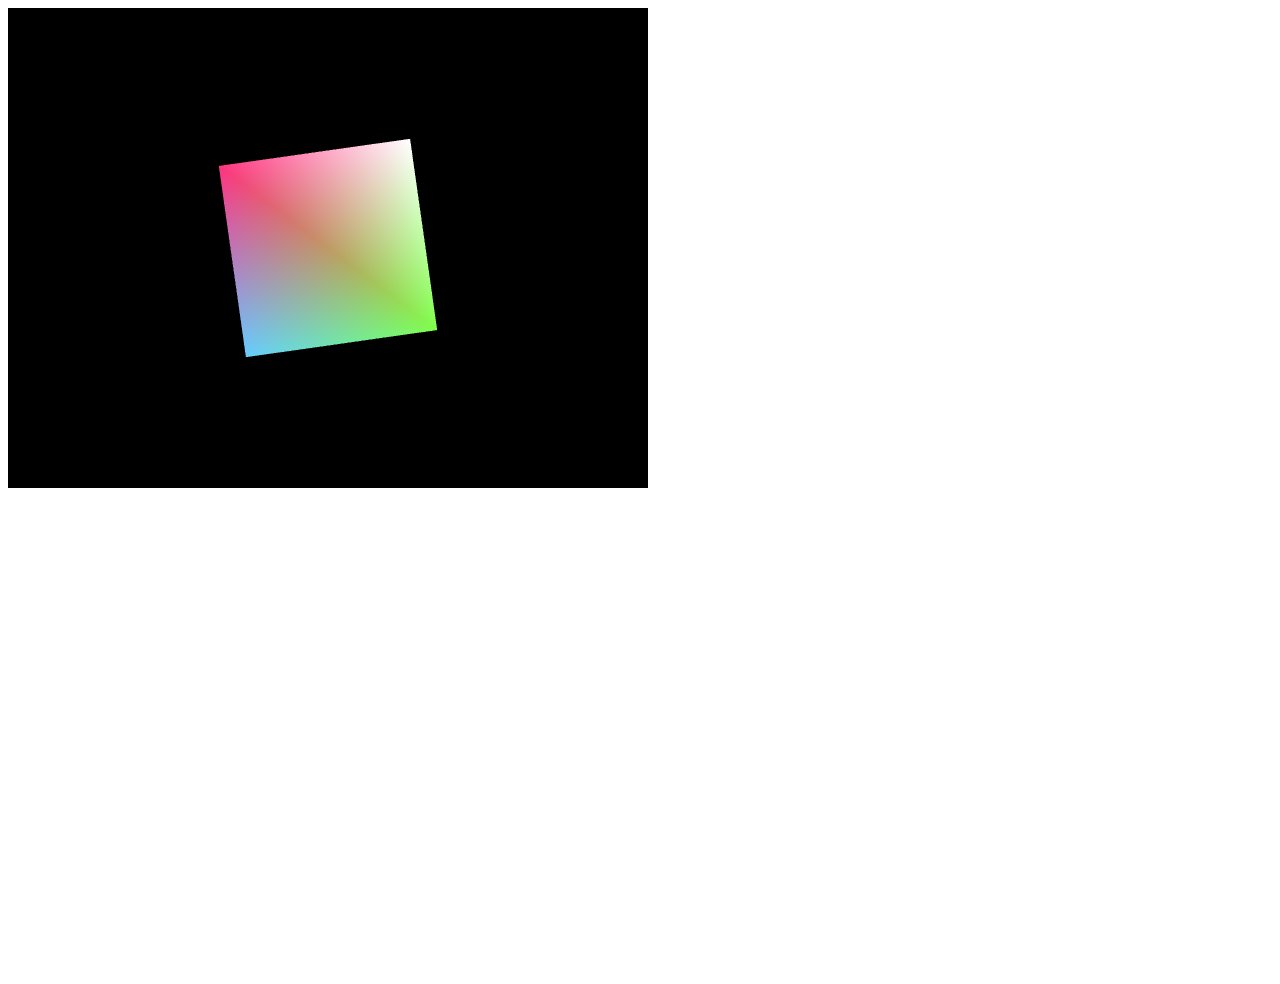
<file: triangle/index.html>
<!DOCTYPE html>
<html>

<head>
    <meta charset="utf-8">
    <title>hellowebgl</title>
    <script src="lib/gl-matrix-min.js" defer></script>
    <script src="lib/three.js" defer></script>
    <script src="loads/loadShader.js" defer></script>
    <script src="square.js" defer></script>
</head>

<body>
    <div>
        <canvas id="square_canvas" width="640" height="480">
            这里会被显示吗？
        </canvas>
    </div>
    <div>
        <canvas id="cube_canvas" width="640" height="480">
            这里会被显示吗？
        </canvas>
    </div>
    
</body>
</file>
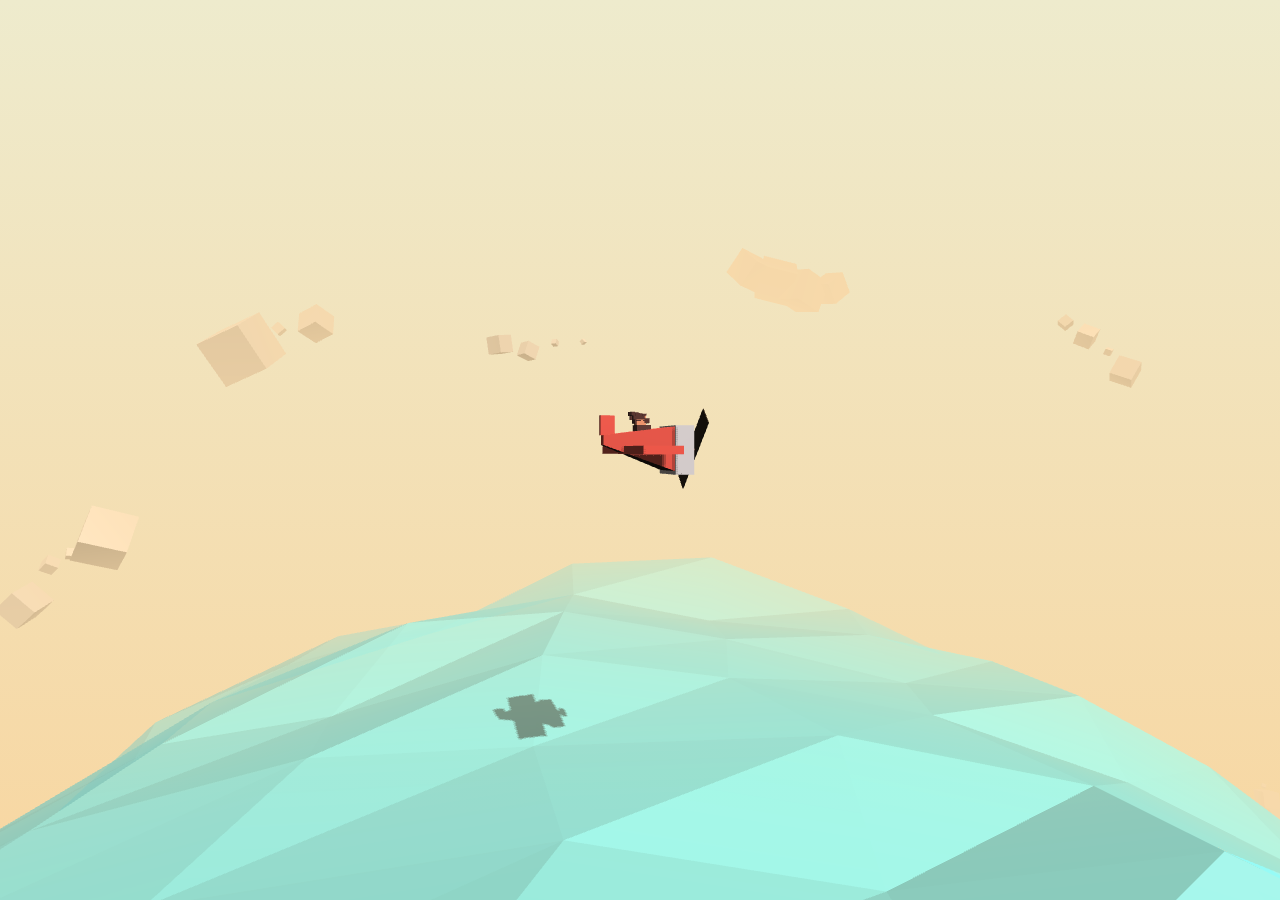
<file: aviator/xiaofeiji.html>
<!DOCTYPE html>

<!-- 整理自：https://zhuanlan.zhihu.com/p/21341483
    整理人：Hope_pdm
    本示例结构清晰，但是都放在一个文件夹显得混乱；为了方便新人学习，故不做分割了；
    本代码本地即可运行，需下载three.js包；
    本实例提供简单的场景、动画、模型、event等，有一定参考性。重点看 loop() 和 Pilot 对象
    初学者须有入门three的基础，本示例注释清楚，仍有不懂之处请 baidu -->
<html>

<head>
    <meta charset="utf-8">
    <title>air</title>
    <script type="application/x-javascript" src="lib/three-unknown-version.js"></script>
    <script src="plane.js" defer></script>
    <style>
        * {
            margin: 0;
            padding: 0;
        }

        #world {
            position: absolute;
            width: 100%;
            height: 100%;
            overflow: hidden;
            background: linear-gradient(#eeebcd, #f8d6a0); /*整个canvas的背景色, 不用在three中设置，在css中设置*/
        }
    </style>
</head>

<body>
    <div id="world"></div>
</body>

</html>
</file>
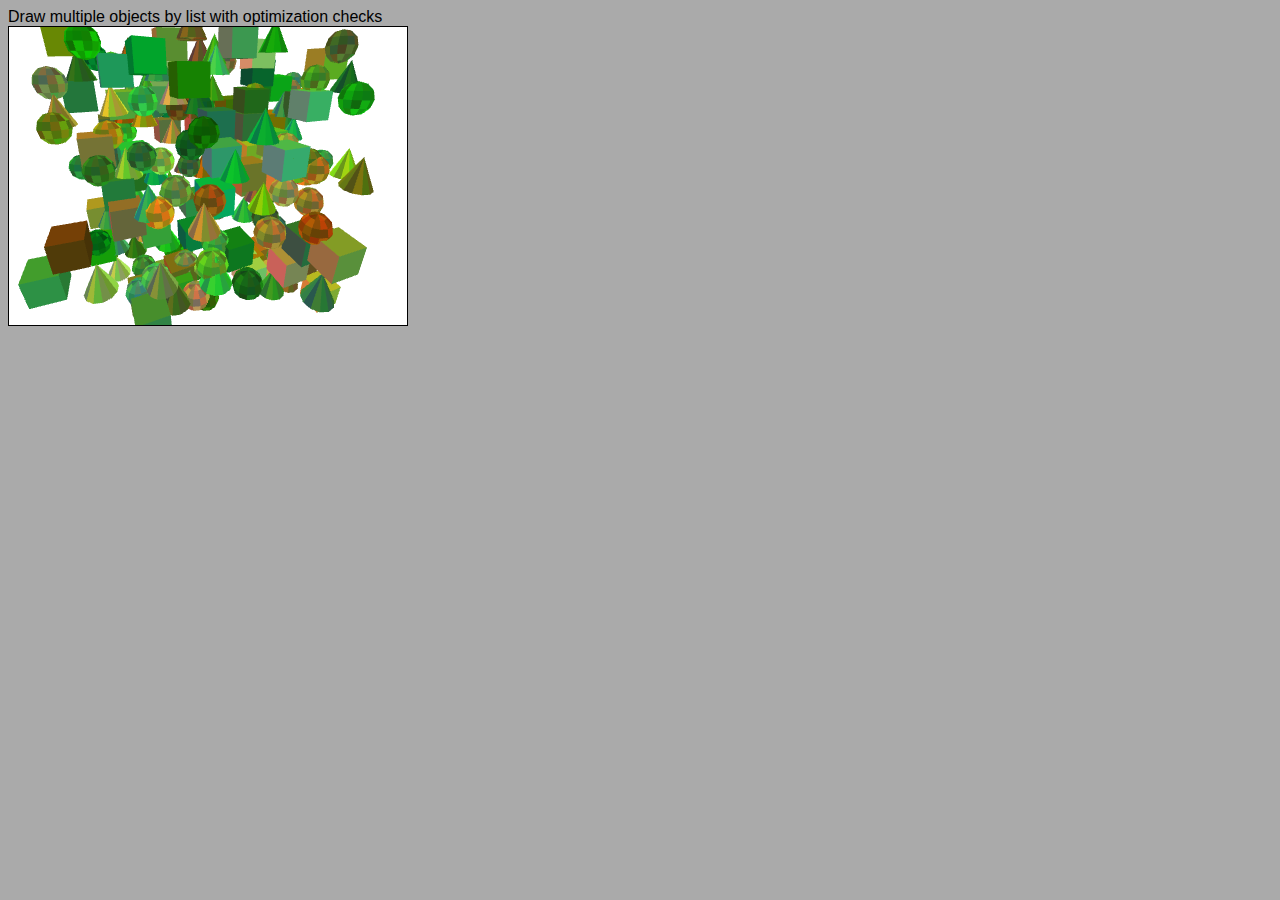
<file: webglfundamental/webgl-multiple-objects-list-optimized.html>
<!-- Licensed under a BSD license. See license.html for license -->
<!DOCTYPE html>
<html>
<head>
<meta charset="utf-8">
<meta name="viewport" content="width=device-width, initial-scale=1.0, user-scalable=yes">
<title>WebGL - Multiple Objects - list optimized</title>
<link type="text/css" href="resources/webgl-tutorials.css" rel="stylesheet" />
</head>
<body>
<div class="description">
Draw multiple objects by list with optimization checks
</div>
<canvas id="canvas"></canvas>
</body>
<!--
for most samples webgl-utils only provides shader compiling/linking and
canvas resizing because why clutter the examples with code that's the same in every sample.
See https://webglfundamentals.org/webgl/lessons/webgl-boilerplate.html
and https://webglfundamentals.org/webgl/lessons/webgl-resizing-the-canvas.html
for webgl-utils, m3, m4, and webgl-lessons-ui.
-->
<script src="resources/webgl-utils.js"></script>
<script src="resources/m4.js"></script>
<script src="resources/primitives.js"></script>
<script src="resources/chroma.min.js"></script>
<!-- vertex shader -->
<script id="vertex-shader-3d" type="x-shader/x-vertex">
attribute vec4 a_position;
attribute vec4 a_color;

uniform mat4 u_matrix;

varying vec4 v_color;

void main() {
  // Multiply the position by the matrix.
  gl_Position = u_matrix * a_position;

  // Pass the color to the fragment shader.
  v_color = a_color;
}
</script>
<!-- fragment shader -->
<script id="fragment-shader-3d" type="x-shader/x-fragment">
precision mediump float;

// Passed in from the vertex shader.
varying vec4 v_color;

uniform vec4 u_colorMult;

void main() {
   gl_FragColor = v_color * u_colorMult;
}
</script>
<script>
"use strict";

function main() {
  // Get A WebGL context
  /** @type {HTMLCanvasElement} */
  var canvas = document.querySelector("#canvas");
  var gl = canvas.getContext("webgl");
  if (!gl) {
    return;
  }

  // creates buffers with position, normal, texcoord, and vertex color
  // data for primitives by calling gl.createBuffer, gl.bindBuffer,
  // and gl.bufferData
  const sphereBufferInfo = primitives.createSphereWithVertexColorsBufferInfo(gl, 10, 12, 6);
  const cubeBufferInfo   = primitives.createCubeWithVertexColorsBufferInfo(gl, 20);
  const coneBufferInfo   = primitives.createTruncatedConeWithVertexColorsBufferInfo(gl, 10, 0, 20, 12, 1, true, false);

  var shapes = [
    sphereBufferInfo,
    cubeBufferInfo,
    coneBufferInfo,
  ];


  // setup GLSL program
  var programInfo = webglUtils.createProgramInfo(gl, ["vertex-shader-3d", "fragment-shader-3d"]);

  function degToRad(d) {
    return d * Math.PI / 180;
  }

  function rand(min, max) {
    return Math.random() * (max - min) + min;
  }

  function emod(x, n) {
    return x >= 0 ? (x % n) : ((n - (-x % n)) % n);
  }


  var cameraAngleRadians = degToRad(0);
  var fieldOfViewRadians = degToRad(60);
  var cameraHeight = 50;

  var objectsToDraw = [];
  var objects = [];

  // Make infos for each object for each object.
  var baseHue = rand(0, 360);
  var numObjects = 200;
  for (var ii = 0; ii < numObjects; ++ii) {
    var object = {
      uniforms: {
        u_colorMult: chroma.hsv(emod(baseHue + rand(0, 120), 360), rand(0.5, 1), rand(0.5, 1)).gl(),
        u_matrix: m4.identity(),
      },
      translation: [rand(-100, 100), rand(-100, 100), rand(-150, -50)],
      xRotationSpeed: rand(0.8, 1.2),
      yRotationSpeed: rand(0.8, 1.2),
    };
    objects.push(object);
    objectsToDraw.push({
      programInfo: programInfo,
      bufferInfo: shapes[ii % shapes.length],
      uniforms: object.uniforms,
    });
  }

  function computeMatrix(viewProjectionMatrix, translation, xRotation, yRotation) {
    var matrix = m4.translate(viewProjectionMatrix,
        translation[0],
        translation[1],
        translation[2]);
    matrix = m4.xRotate(matrix, xRotation);
    return m4.yRotate(matrix, yRotation);
  }

  requestAnimationFrame(drawScene);

  // Draw the scene.
  function drawScene(time) {
    time *= 0.0005;

    webglUtils.resizeCanvasToDisplaySize(gl.canvas);

    // Tell WebGL how to convert from clip space to pixels
    gl.viewport(0, 0, gl.canvas.width, gl.canvas.height);

    gl.enable(gl.CULL_FACE);
    gl.enable(gl.DEPTH_TEST);

    // Clear the canvas AND the depth buffer.
    gl.clear(gl.COLOR_BUFFER_BIT | gl.DEPTH_BUFFER_BIT);

    // Compute the projection matrix
    var aspect = gl.canvas.clientWidth / gl.canvas.clientHeight;
    var projectionMatrix =
        m4.perspective(fieldOfViewRadians, aspect, 1, 2000);

    // Compute the camera's matrix using look at.
    var cameraPosition = [0, 0, 100];
    var target = [0, 0, 0];
    var up = [0, 1, 0];
    var cameraMatrix = m4.lookAt(cameraPosition, target, up);

    // Make a view matrix from the camera matrix.
    var viewMatrix = m4.inverse(cameraMatrix);

    var viewProjectionMatrix = m4.multiply(projectionMatrix, viewMatrix);

    // Compute the matrices for each object.
    objects.forEach(function(object) {
      object.uniforms.u_matrix = computeMatrix(
          viewProjectionMatrix,
          object.translation,
          object.xRotationSpeed * time,
          object.yRotationSpeed * time);
    });

    // ------ Draw the objects --------

    var lastUsedProgramInfo = null;
    var lastUsedBufferInfo = null;

    objectsToDraw.forEach(function(object) {
      var programInfo = object.programInfo;
      var bufferInfo = object.bufferInfo;
      var bindBuffers = false;

      if (programInfo !== lastUsedProgramInfo) {
        lastUsedProgramInfo = programInfo;
        gl.useProgram(programInfo.program);

        // We have to rebind buffers when changing programs because we
        // only bind buffers the program uses. So if 2 programs use the same
        // bufferInfo but the 1st one uses only positions the when the
        // we switch to the 2nd one some of the attributes will not be on.
        bindBuffers = true;
      }

      // Setup all the needed attributes.
      if (bindBuffers || bufferInfo !== lastUsedBufferInfo) {
        lastUsedBufferInfo = bufferInfo;
        webglUtils.setBuffersAndAttributes(gl, programInfo, bufferInfo);
      }

      // Set the uniforms.
      webglUtils.setUniforms(programInfo, object.uniforms);

      // Draw
      gl.drawArrays(gl.TRIANGLES, 0, bufferInfo.numElements);
    });

    requestAnimationFrame(drawScene);
  }
}

main();
</script>
</html>
</file>
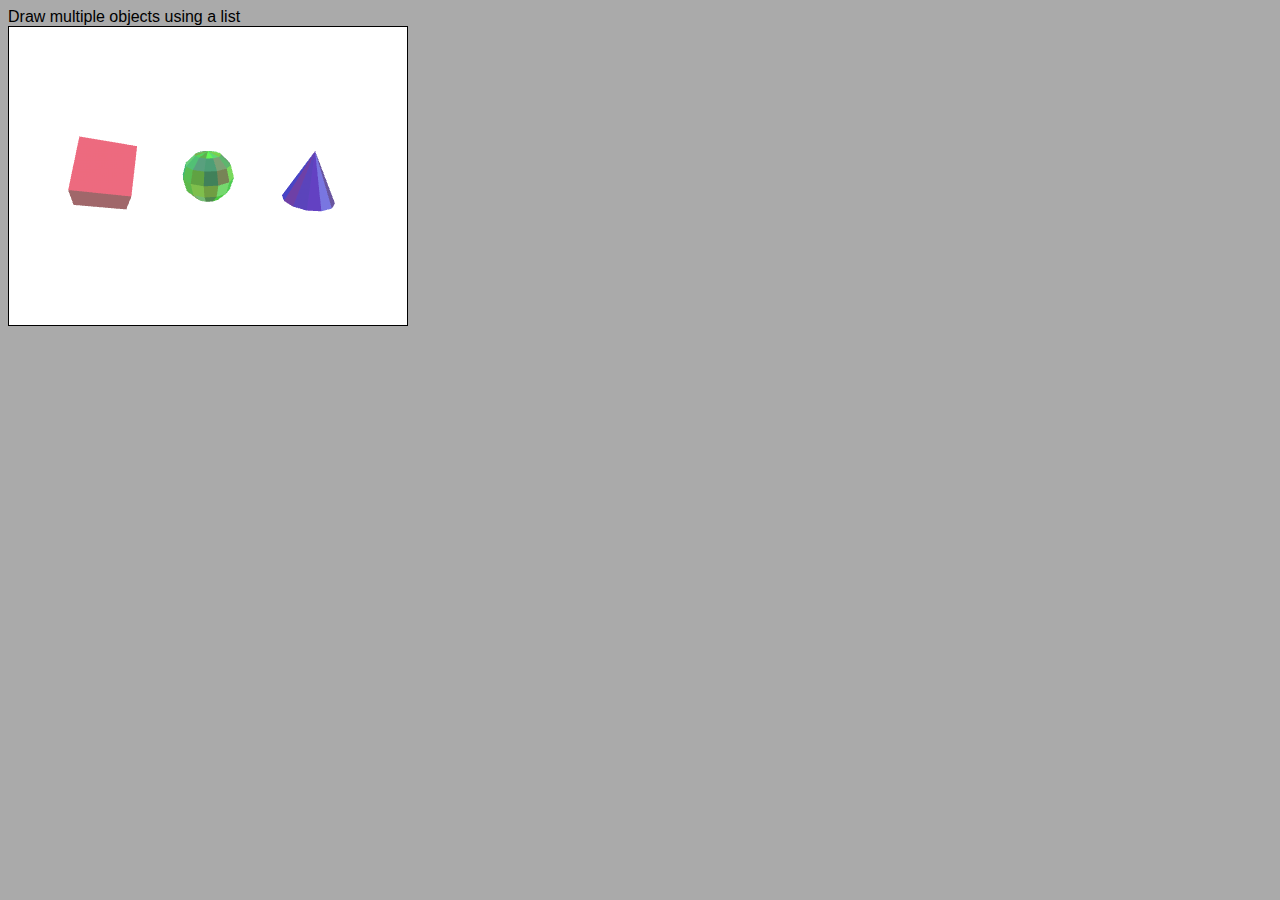
<file: webglfundamental/webgl-multiple-objects-list.html>
<!-- Licensed under a BSD license. See license.html for license -->
<!DOCTYPE html>
<html>
<head>
<meta charset="utf-8">
<meta name="viewport" content="width=device-width, initial-scale=1.0, user-scalable=yes">
<title>WebGL - Multiple Objects - List</title>
<link type="text/css" href="resources/webgl-tutorials.css" rel="stylesheet" />
</head>
<body>
<div class="description">
Draw multiple objects using a list
</div>
<canvas id="canvas"></canvas>
</body>
<!--
for most samples webgl-utils only provides shader compiling/linking and
canvas resizing because why clutter the examples with code that's the same in every sample.
See https://webglfundamentals.org/webgl/lessons/webgl-boilerplate.html
and https://webglfundamentals.org/webgl/lessons/webgl-resizing-the-canvas.html
for webgl-utils, m3, m4, and webgl-lessons-ui.
-->
<script src="resources/webgl-utils.js"></script>
<script src="resources/m4.js"></script>
<script src="resources/primitives.js"></script>
<!-- vertex shader -->
<script id="vertex-shader-3d" type="x-shader/x-vertex">
attribute vec4 a_position;
attribute vec4 a_color;

uniform mat4 u_matrix;

varying vec4 v_color;

void main() {
  // Multiply the position by the matrix.
  gl_Position = u_matrix * a_position;

  // Pass the color to the fragment shader.
  v_color = a_color;
}
</script>
<!-- fragment shader -->
<script id="fragment-shader-3d" type="x-shader/x-fragment">
precision mediump float;

// Passed in from the vertex shader.
varying vec4 v_color;

uniform vec4 u_colorMult;

void main() {
   gl_FragColor = v_color * u_colorMult;
}
</script>
<script>
"use strict";

function main() {
  // Get A WebGL context
  /** @type {HTMLCanvasElement} */
  var canvas = document.querySelector("#canvas");
  var gl = canvas.getContext("webgl");
  if (!gl) {
    return;
  }

  // creates buffers with position, normal, texcoord, and vertex color
  // data for primitives by calling gl.createBuffer, gl.bindBuffer,
  // and gl.bufferData
  const sphereBufferInfo = primitives.createSphereWithVertexColorsBufferInfo(gl, 10, 12, 6);
  const cubeBufferInfo   = primitives.createCubeWithVertexColorsBufferInfo(gl, 20);
  const coneBufferInfo   = primitives.createTruncatedConeWithVertexColorsBufferInfo(gl, 10, 0, 20, 12, 1, true, false);

  // setup GLSL program
  var programInfo = webglUtils.createProgramInfo(gl, ["vertex-shader-3d", "fragment-shader-3d"]);

  function degToRad(d) {
    return d * Math.PI / 180;
  }

  var cameraAngleRadians = degToRad(0);
  var fieldOfViewRadians = degToRad(60);
  var cameraHeight = 50;

  // Uniforms for each object.
  var sphereUniforms = {
    u_colorMult: [0.5, 1, 0.5, 1],
    u_matrix: m4.identity(),
  };
  var cubeUniforms = {
    u_colorMult: [1, 0.5, 0.5, 1],
    u_matrix: m4.identity(),
  };
  var coneUniforms = {
    u_colorMult: [0.5, 0.5, 1, 1],
    u_matrix: m4.identity(),
  };
  var sphereTranslation = [  0, 0, 0];
  var cubeTranslation   = [-40, 0, 0];
  var coneTranslation   = [ 40, 0, 0];

  var objectsToDraw = [
    {
      programInfo: programInfo,
      bufferInfo: sphereBufferInfo,
      uniforms: sphereUniforms,
    },
    {
      programInfo: programInfo,
      bufferInfo: cubeBufferInfo,
      uniforms: cubeUniforms,
    },
    {
      programInfo: programInfo,
      bufferInfo: coneBufferInfo,
      uniforms: coneUniforms,
    },
  ];

  function computeMatrix(viewProjectionMatrix, translation, xRotation, yRotation) {
    var matrix = m4.translate(viewProjectionMatrix,
        translation[0],
        translation[1],
        translation[2]);
    matrix = m4.xRotate(matrix, xRotation);
    return m4.yRotate(matrix, yRotation);
  }

  requestAnimationFrame(drawScene);

  // Draw the scene.
  function drawScene(time) {
    time *= 0.0005;

    webglUtils.resizeCanvasToDisplaySize(gl.canvas);

    // Tell WebGL how to convert from clip space to pixels
    gl.viewport(0, 0, gl.canvas.width, gl.canvas.height);

    gl.enable(gl.CULL_FACE);
    gl.enable(gl.DEPTH_TEST);

    // Clear the canvas AND the depth buffer.
    gl.clear(gl.COLOR_BUFFER_BIT | gl.DEPTH_BUFFER_BIT);

    // Compute the projection matrix
    var aspect = gl.canvas.clientWidth / gl.canvas.clientHeight;
    var projectionMatrix =
        m4.perspective(fieldOfViewRadians, aspect, 1, 2000);

    // Compute the camera's matrix using look at.
    var cameraPosition = [0, 0, 100];
    var target = [0, 0, 0];
    var up = [0, 1, 0];
    var cameraMatrix = m4.lookAt(cameraPosition, target, up);

    // Make a view matrix from the camera matrix.
    var viewMatrix = m4.inverse(cameraMatrix);

    var viewProjectionMatrix = m4.multiply(projectionMatrix, viewMatrix);

    var sphereXRotation =  time;
    var sphereYRotation =  time;
    var cubeXRotation   = -time;
    var cubeYRotation   =  time;
    var coneXRotation   =  time;
    var coneYRotation   = -time;

    // Compute the matrices for each object.
    sphereUniforms.u_matrix = computeMatrix(
        viewProjectionMatrix,
        sphereTranslation,
        sphereXRotation,
        sphereYRotation);

    cubeUniforms.u_matrix = computeMatrix(
        viewProjectionMatrix,
        cubeTranslation,
        cubeXRotation,
        cubeYRotation);

    coneUniforms.u_matrix = computeMatrix(
        viewProjectionMatrix,
        coneTranslation,
        coneXRotation,
        coneYRotation);

    // ------ Draw the objects --------

    objectsToDraw.forEach(function(object) {
      var programInfo = object.programInfo;
      var bufferInfo = object.bufferInfo;

      gl.useProgram(programInfo.program);

      // Setup all the needed attributes.
      webglUtils.setBuffersAndAttributes(gl, programInfo, bufferInfo);

      // Set the uniforms.
      webglUtils.setUniforms(programInfo, object.uniforms);

      // Draw
      gl.drawArrays(gl.TRIANGLES, 0, bufferInfo.numElements);
    });

    requestAnimationFrame(drawScene);
  }
}

main();
</script>
</html>
</file>
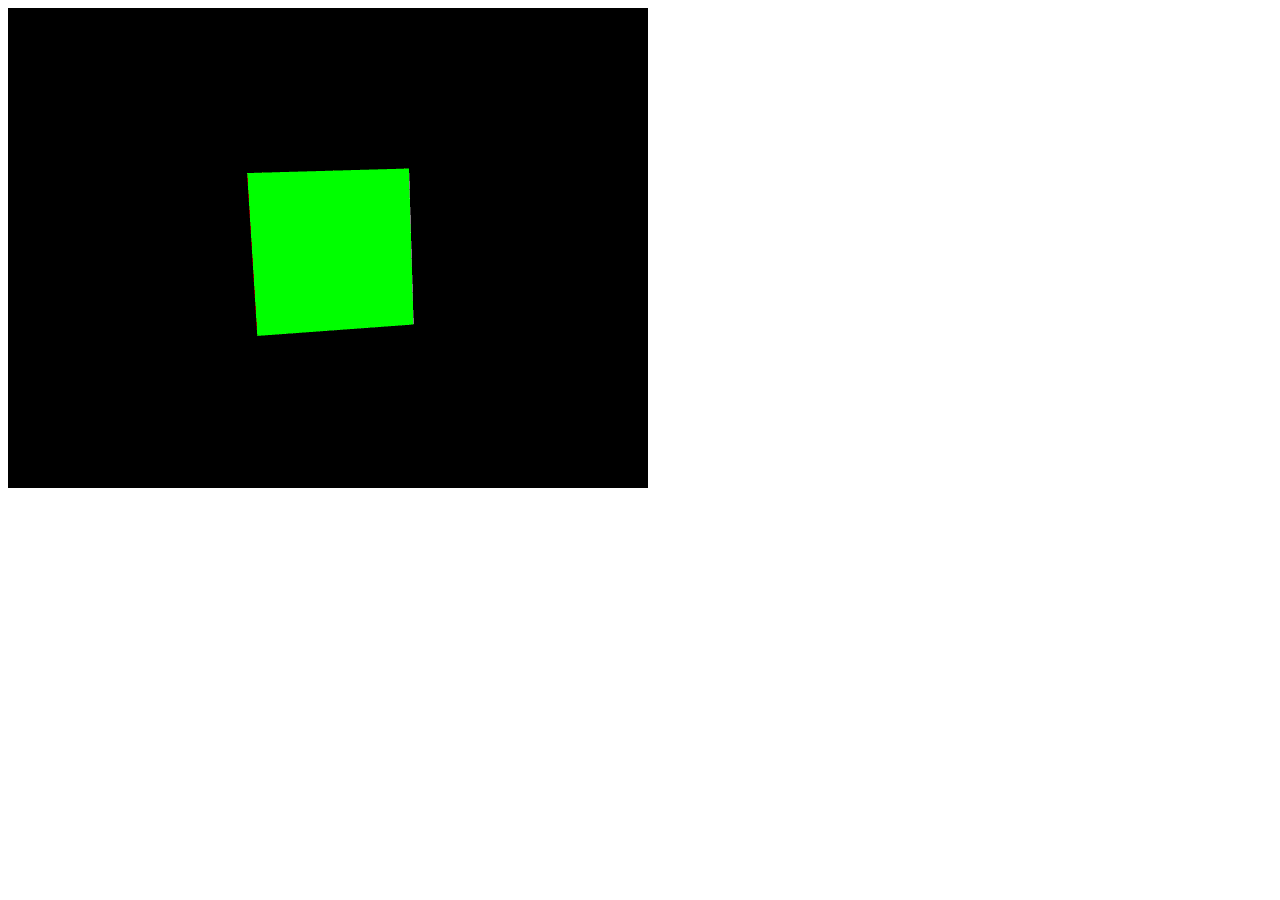
<file: triangle/cube/cube.html>
<!DOCTYPE html>
<html>

<head>
    <meta charset="utf-8">
    <title>hellowebgl</title>
    <script src="../lib/gl-matrix-min.js" defer></script>
    <script src="../lib/three.js" defer></script>
    <script src="../loads/loadShader.js" defer></script>
    <!-- <script src="square.js" defer></script> -->
    <script src="cube_constants.js" defer></script>
    <script src="cube.js" defer></script>
</head>

<body>
    <div>
        <canvas id="cube_canvas" width="640" height="480">
            这里会被显示吗？
        </canvas>
    </div>
    
</body>
</file>
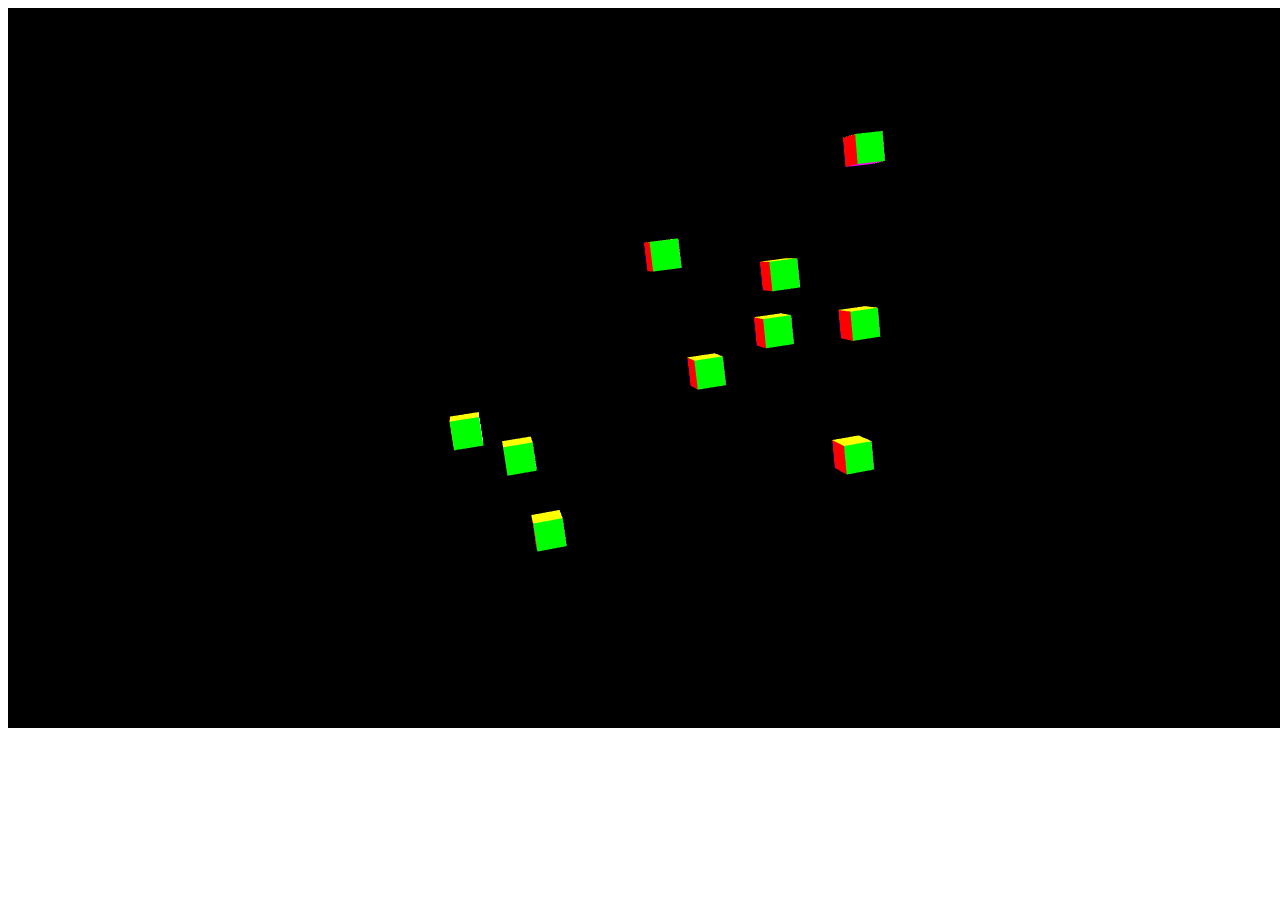
<file: triangle/cubes/cube.html>
<!DOCTYPE html>
<html>

<head>
    <meta charset="utf-8">
    <title>hellowebgl</title>
    <script src="../lib/gl-matrix-min.js" defer></script>
    <script src="../lib/three.js" defer></script>
    <script src="../loads/loadShader.js" defer></script>
    <!-- <script src="square.js" defer></script> -->
    <script src="cube_constants.js" defer></script>
    <script src="cube.js" defer></script>
</head>

<body>
    <div>
        <canvas id="cube_canvas" width="1280" height="720">
            这里会被显示吗？
        </canvas>
    </div>
    
</body>
</file>
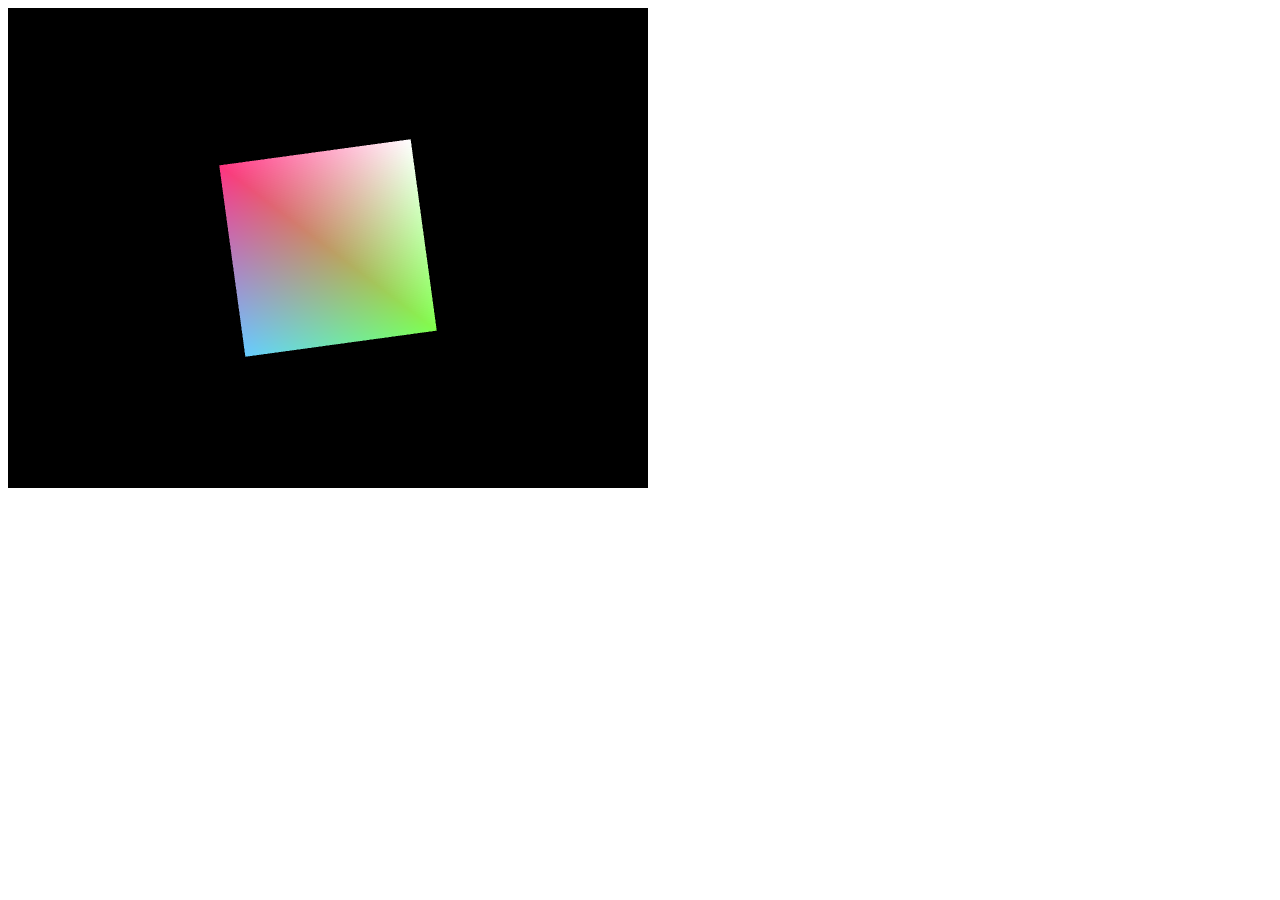
<file: triangle/square/square.html>
<!DOCTYPE html>
<html>

<head>
    <meta charset="utf-8">
    <title>hellowebgl</title>
    <script src="../lib/gl-matrix-min.js" defer></script>
    <script src="../lib/three.js" defer></script>
    <script src="../loads/loadShader.js" defer></script>
    <script src="square.js" defer></script>
</head>

<body>
    <div>
        <canvas id="square_canvas" width="640" height="480">
            这里会被显示吗？
        </canvas>
    </div>
    
</body>
</file>
<file: webglfundamental/resources/webgl-tutorials.css>
/* Licensed under a BSD license. See ../license.html for license */

html {
  box-sizing: border-box;
}
*, *:before, *:after {
  box-sizing: inherit;
  user-select: none;
}

body {
  background-color: #aaa;
  font-family: Sans-Serif;
}

canvas {
  background-color: #fff;
  border: 1px solid black;
  /* NOTE: This size is changed if in iframe - see below '.iframe canvas' */
  width: 400px;
  height: 300px;
  display: block;
}

#uiContainer {
  position: absolute;
  top: 10px;
  right: 10px;
  z-index: 3;
  font-family: monospace;
  pointer-events: none;

  text-shadow:
   -1px -1px 0 #FFF,
    1px -1px 0 #FFF,
    -1px 1px 0 #FFF,
     1px 1px 0 #FFF;
}
#ui {
  opacity: 0.8;
}
#ui>div {
  pointer-events: none;
}
#ui input,
#ui label,
#ui select,
#ui option,
#ui canvas {
  pointer-events: auto;
}

.gman-slider-label, .gman-widget-label, .gman-checkbox-label {
  font-size: medium;
  min-width: 10em;
  text-align: right;
}
.gman-checkbox-label {
  pointer-events: auto;
}
.gman-widget-value {
  float: right;
  font-size: medium;
  order: 1;
  min-width: 3em;
}

.gman-slider-upper {
  height: 1.5em;
}
.gman-slider-outer, .gman-widget-outer {
  float: right;
  display: flex;
  align-items: center;
  height: 1.7em;
}
.gman-widget-slider, .gman-widget-checkbox, .gman-widget-select {
  opacity: 0.5;
  font-size: large;
  margin-left: .3em;
  margin-right: .3em;
}
.gman-widget-select {
  font-size: small;
}
.gman-widget-slider {
  min-width: 120px;
}


/* styles to apply if in an iframe */

html.iframe {
    height: 100vh;
}
body.iframe {
  width: 100vw;
  height: 100vh;
  margin: 0;
}

.iframe>.description {
  display: none;
}
.iframe .divcanvas {
  width: 100vw;
  height: 100vh;
}
.iframe canvas {
  width: 100vw;
  height: 100vh;
  max-width: 100vw;
  border: none;
}

.iframe>#example {
  width: 100%;
  height: 100%;
}
#ui #rotation>canvas {
  background-color: rgba(255, 255, 255, 0.6);
}
#ui {
    width: 200px;
}

@media (max-width: 390px) {
  pre {
    font-size: xx-small !important;
    max-width: 300px !important;
  }
  canvas {
    width: 100vw;
  }
  .iframe canvas {
    width: 100vw;
    height: 100vh;
    border: none;
  }
  #uiContainer {
    top: 120px;
  }
  .iframe #uiContainer {
      top: 10px;
  }
}

@media (prefers-color-scheme: dark) {
  #ui .ui-dark-support {
    color: white;
    text-shadow:
     -1px -1px 0 #000,
      1px -1px 0 #000,
      -1px 1px 0 #000,
       1px 1px 0 #000;
  }
}
</file>
